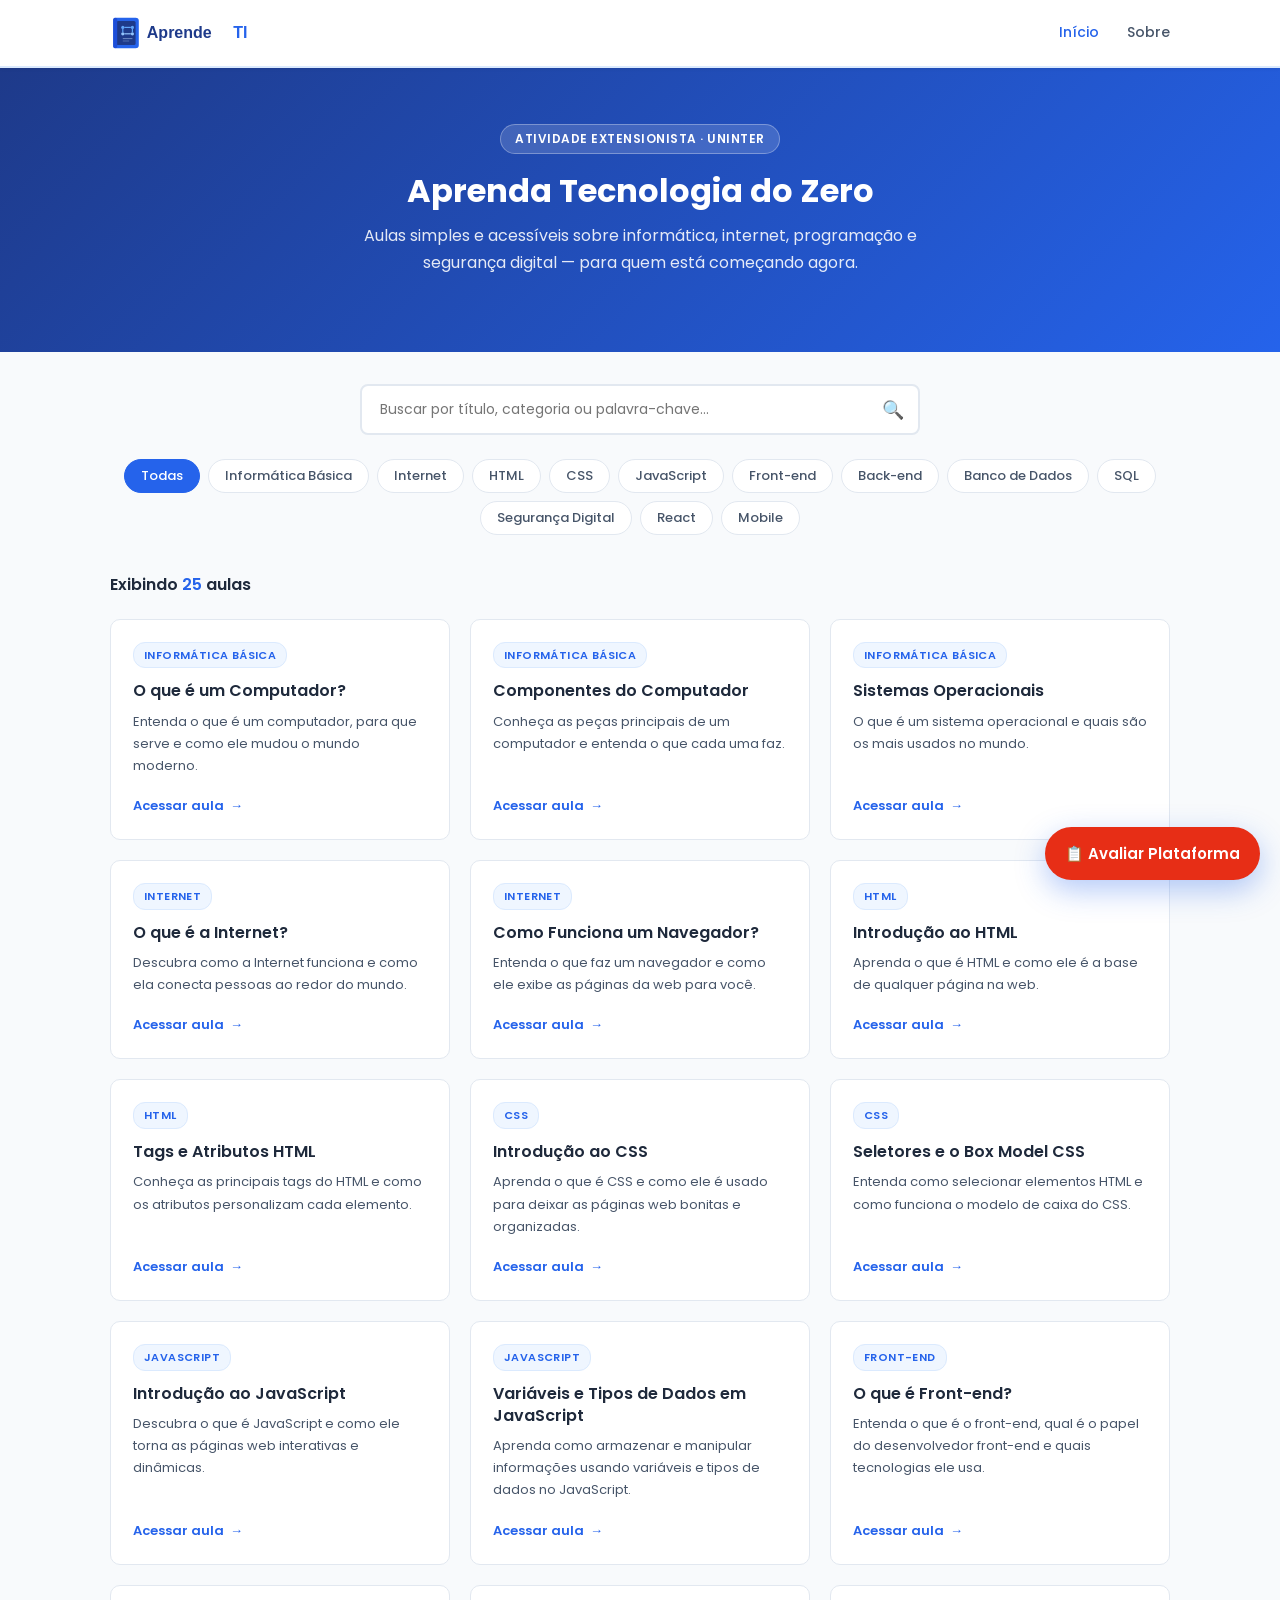
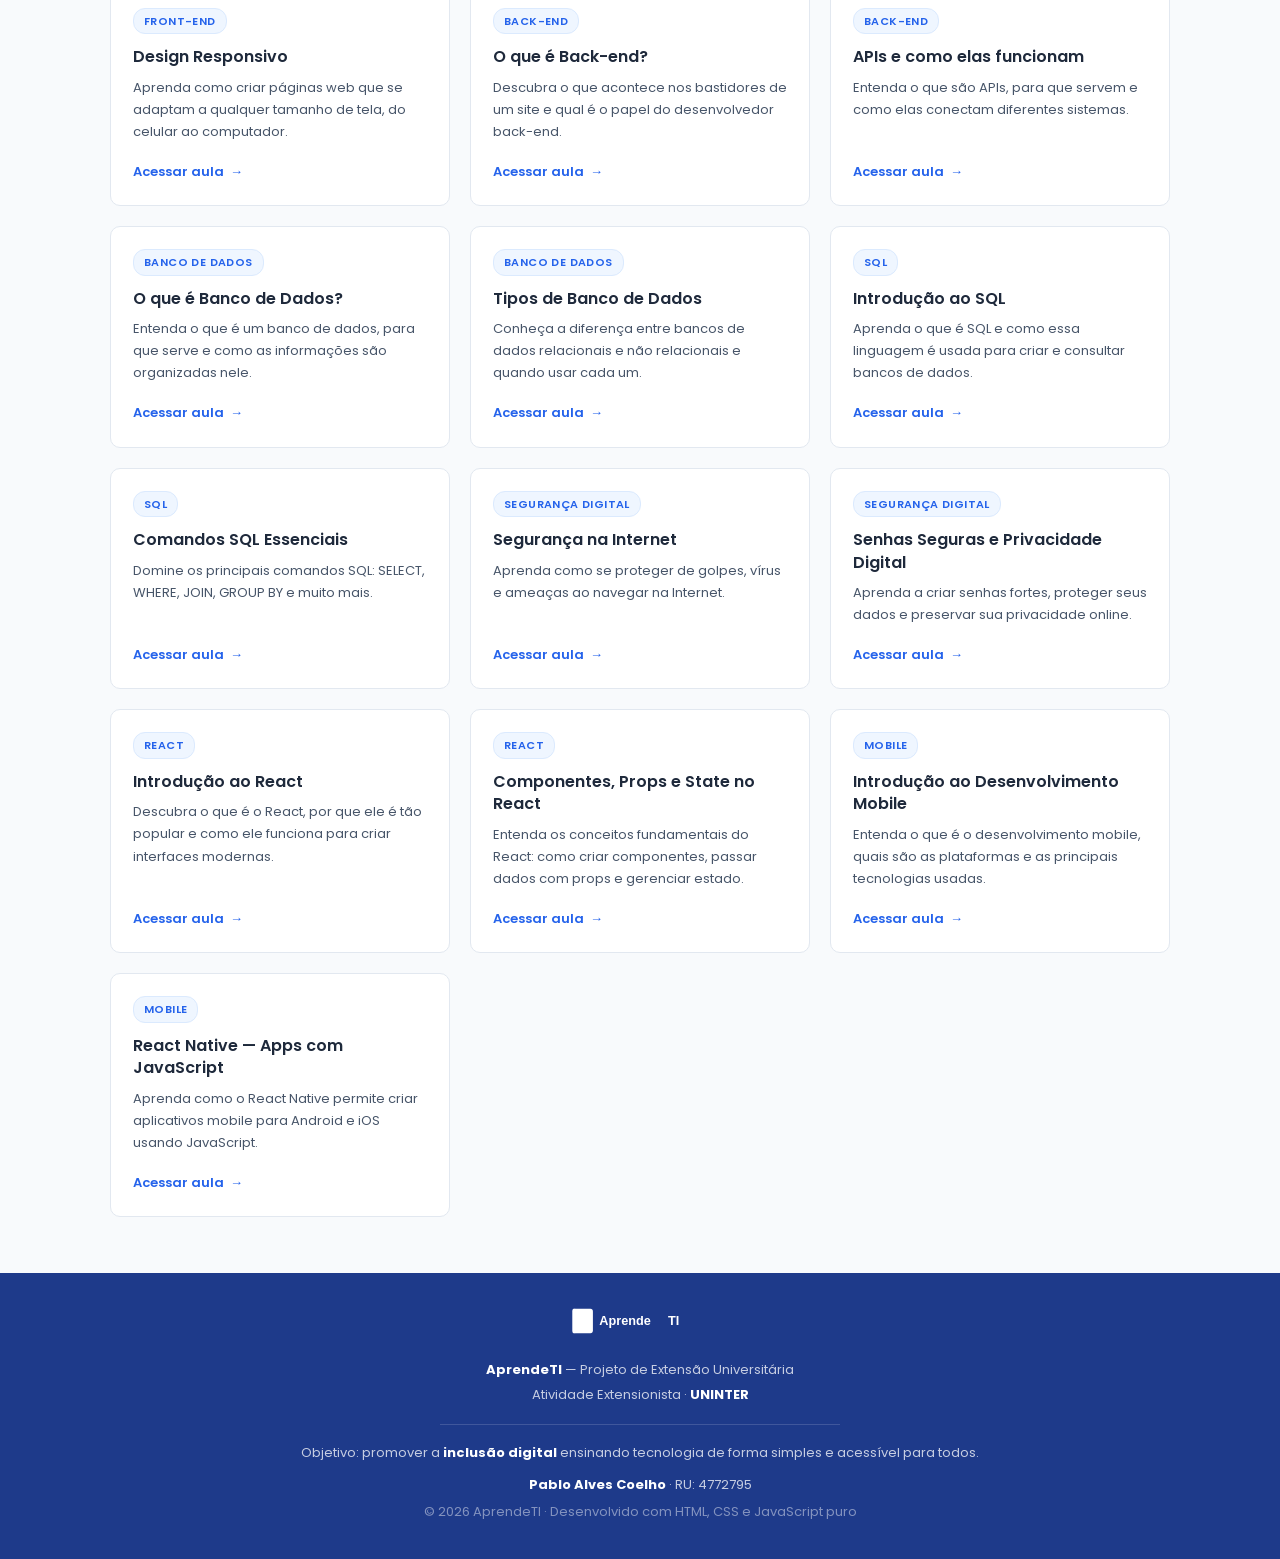
<file: index.html>
<!DOCTYPE html>
<html lang="pt-BR">

<head>
  <meta charset="UTF-8">
  <meta name="viewport" content="width=device-width, initial-scale=1.0">
  <meta name="description"
    content="AprendeTI — Aprenda tecnologia do zero com aulas simples e acessíveis. Projeto extensionista UNINTER de inclusão digital.">
  <meta name="keywords"
    content="aprender tecnologia, informática básica, HTML, CSS, JavaScript, inclusão digital, UNINTER">
  <title>AprendeTI — Aprenda Tecnologia do Zero</title>
  <link rel="icon" href="img/logo.svg" type="image/svg+xml">
  <link rel="stylesheet" href="css/style.css">
</head>
<a href="https://docs.google.com/forms/d/e/1FAIpQLSfQOJlGeqSptyxJRPq0qhzOfAYZq3FtPLWrbOe19mO7p5gmSQ/viewform"
  class="feedback-btn" target="_blank" rel="noopener noreferrer" aria-label="Avaliar a plataforma AprendeTI">
  📋 Avaliar Plataforma
</a>

<body>

  <!-- CABEÇALHO -->
  <header class="site-header">
    <div class="container header-inner">
      <a href="index.html" class="logo-link" id="logo-home">
        <img src="img/logo.svg" alt="AprendeTI Logo">
      </a>
      <nav class="site-nav" aria-label="Navegação principal">
        <a href="index.html" class="active" id="nav-inicio">Início</a>
        <a href="#sobre" id="nav-sobre">Sobre</a>
      </nav>
    </div>
  </header>

  <!-- BANNER HERO -->
  <section class="hero" id="inicio">
    <div class="container">
      <span class="hero-badge">Atividade Extensionista · UNINTER</span>
      <h1>Aprenda Tecnologia do Zero</h1>
      <p>
        Aulas simples e acessíveis sobre informática, internet, programação
        e segurança digital — para quem está começando agora.
      </p>
    </div>
  </section>

  <!-- BUSCA E FILTROS -->
  <section class="search-section">
    <div class="container">
      <div class="search-wrapper">
        <label for="campo-busca" class="sr-only" style="position:absolute;width:1px;height:1px;overflow:hidden">Buscar
          aulas</label>
        <input type="search" id="campo-busca" placeholder="Buscar por título, categoria ou palavra-chave..."
          autocomplete="off">
        <span class="search-icon" aria-hidden="true">🔍</span>
      </div>

      <!-- Botões de categoria gerados pelo JS -->
      <div class="filter-bar" id="filter-bar" role="group" aria-label="Filtrar por categoria"></div>
    </div>
  </section>

  <!-- GRID DE CARDS -->
  <main class="cards-section">
    <div class="container">
      <p class="section-title" id="result-count">Carregando aulas…</p>
      <div class="cards-grid" id="cards-grid" role="list">
        <!-- Cards gerados pelo script.js -->
      </div>
    </div>
  </main>

  <!-- RODAPÉ -->
  <footer class="site-footer" id="sobre">
    <div class="container">
      <img src="img/logo.svg" alt="AprendeTI" class="footer-logo">
      <p>
        <strong>AprendeTI</strong> — Projeto de Extensão Universitária
      </p>
      <p>Atividade Extensionista · <strong>UNINTER</strong></p>
      <hr class="footer-divider">
      <p id="contato">
        Objetivo: promover a <strong>inclusão digital</strong> ensinando tecnologia
        de forma simples e acessível para todos.
      </p>
      <p style="margin-top:12px;">
        <strong>Pablo Alves Coelho</strong> · RU: 4772795
      </p>
      <p style="margin-top:6px; opacity:.6;">
        &copy; <span id="ano-rodape"></span> AprendeTI · Desenvolvido com HTML, CSS e JavaScript puro
      </p>
    </div>
  </footer>

  <script src="js/script.js"></script>
  <script>
    document.getElementById('ano-rodape').textContent = new Date().getFullYear();
  </script>
</body>

</html>
</file>
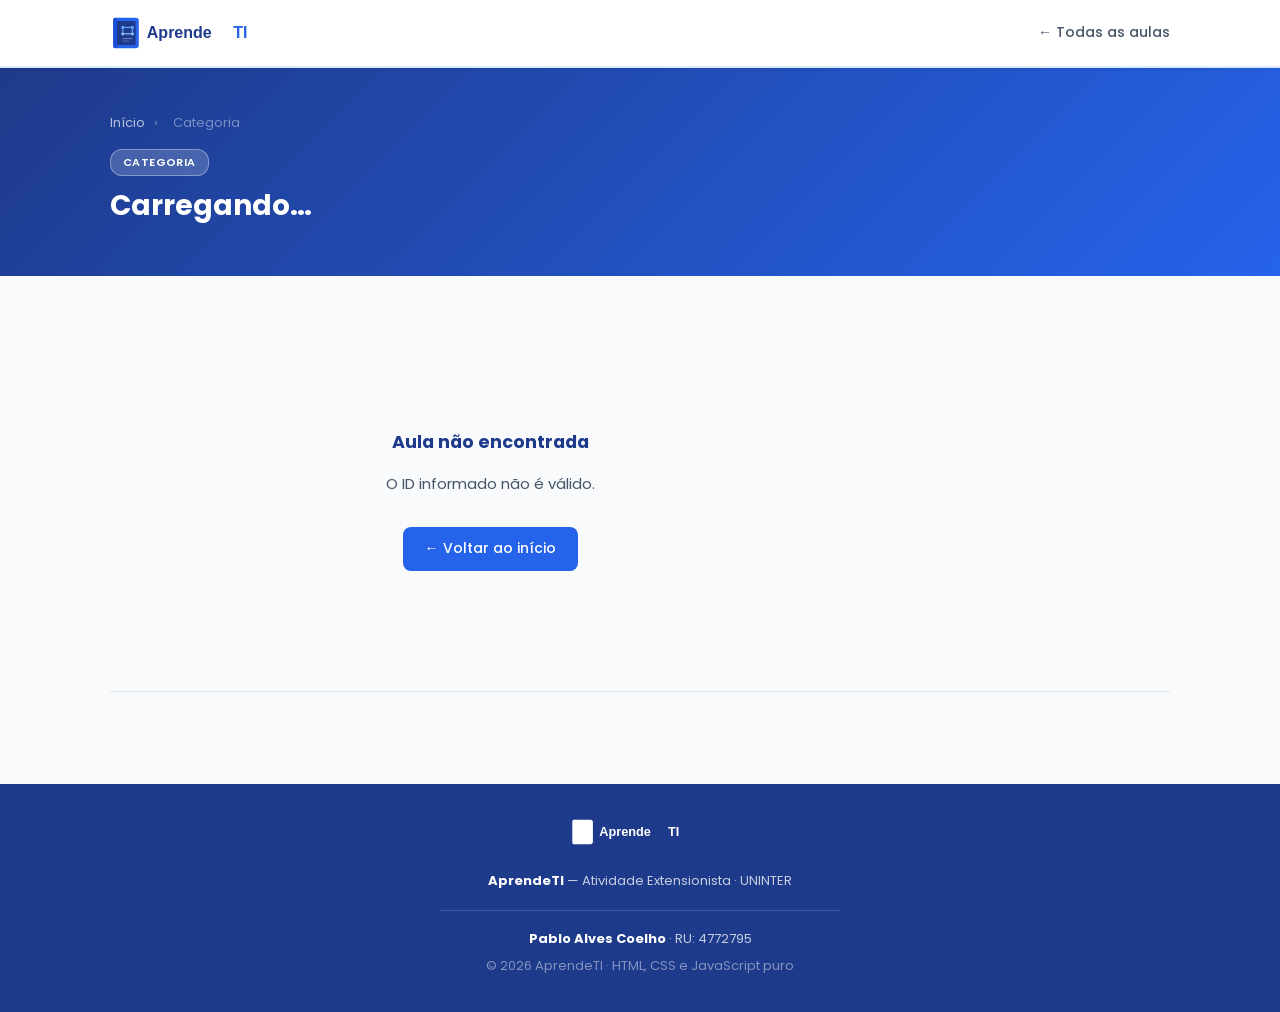
<file: aula.html>
<!DOCTYPE html>
<html lang="pt-BR">
<head>
  <meta charset="UTF-8">
  <meta name="viewport" content="width=device-width, initial-scale=1.0">
  <meta name="description" content="Aula AprendeTI">
  <title>Carregando… — AprendeTI</title>
  <link rel="icon" href="img/logo.svg" type="image/svg+xml">
  <link rel="stylesheet" href="css/style.css">
</head>
<body>

  <!-- CABEÇALHO -->
  <header class="site-header">
    <div class="container header-inner">
      <a href="index.html" class="logo-link" id="logo-home-aula">
        <img src="img/logo.svg" alt="AprendeTI Logo">
      </a>
      <nav class="site-nav" aria-label="Navegação principal">
        <a href="index.html" id="nav-inicio-aula">← Todas as aulas</a>
      </nav>
    </div>
  </header>

  <!-- CABEÇALHO DA AULA -->
  <div class="aula-header">
    <div class="container">
      <!-- Breadcrumb -->
      <nav class="aula-breadcrumb" aria-label="Caminho">
        <a href="index.html" id="breadcrumb-inicio">Início</a>
        <span aria-hidden="true">›</span>
        <span id="aula-breadcrumb-categoria">Categoria</span>
      </nav>

      <span class="aula-category-badge" id="aula-categoria-badge">Categoria</span>
      <h1 class="aula-title" id="aula-titulo">Carregando…</h1>
      <p class="aula-desc" id="aula-desc"></p>

      <!-- Palavras-chave -->
      <div class="keywords-bar" id="keywords-bar"></div>
    </div>
  </div>

  <!-- CORPO DA AULA -->
  <main class="aula-body">
    <div class="container">
      <article class="aula-content" id="aula-conteudo">
        <p>Carregando conteúdo…</p>
      </article>

      <!-- Navegação entre aulas -->
      <nav class="lesson-nav" id="lesson-nav" aria-label="Navegar entre aulas"></nav>
    </div>
  </main>

  <!-- RODAPÉ -->
  <footer class="site-footer">
    <div class="container">
      <img src="img/logo.svg" alt="AprendeTI" class="footer-logo">
      <p><strong>AprendeTI</strong> — Atividade Extensionista · UNINTER</p>
      <hr class="footer-divider">
      <p>
        <strong>Pablo Alves Coelho</strong> · RU: 4772795
      </p>
      <p style="margin-top:6px; opacity:.6">
        &copy; <span id="ano-rodape-aula"></span> AprendeTI · HTML, CSS e JavaScript puro
      </p>
    </div>
  </footer>

  <script src="js/aula.js"></script>
  <script>
    document.getElementById('ano-rodape-aula').textContent = new Date().getFullYear();
  </script>
</body>
</html>
</file>
<file: css/style.css>
/* ===================================================
   AprendeTI — style.css
   Atividade Extensionista UNINTER
   =================================================== */

/* Import Poppins from Google Fonts */
@import url('https://fonts.googleapis.com/css2?family=Poppins:wght@300;400;500;600;700&display=swap');

/* ---- Reset & Base ---- */
*,
*::before,
*::after {
  box-sizing: border-box;
  margin: 0;
  padding: 0;
}

:root {
  --blue-primary: #2563EB;
  --blue-dark: #1E3A8A;
  --blue-light: #DBEAFE;
  --blue-mid: #3B82F6;
  --blue-soft: #EFF6FF;
  --text-dark: #1E293B;
  --text-body: #475569;
  --text-muted: #94A3B8;
  --bg: #F8FAFC;
  --white: #FFFFFF;
  --border: #E2E8F0;
  --shadow-sm: 0 1px 3px rgba(0, 0, 0, .08);
  --shadow-md: 0 4px 12px rgba(37, 99, 235, .12);
  --radius: 10px;
}

html {
  scroll-behavior: smooth;
}

body {
  font-family: 'Poppins', sans-serif;
  background-color: var(--bg);
  color: var(--text-body);
  font-size: 15px;
  line-height: 1.7;
  min-height: 100vh;
  display: flex;
  flex-direction: column;
}

a {
  color: var(--blue-primary);
  text-decoration: none;
}

a:hover {
  text-decoration: underline;
}

img {
  max-width: 100%;
  height: auto;
}

/* ---- Layout container ---- */
.container {
  width: 100%;
  max-width: 1100px;
  margin: 0 auto;
  padding: 0 20px;
}

/* =============================================
   HEADER
   ============================================= */
.site-header {
  background: var(--white);
  border-bottom: 2px solid var(--blue-light);
  position: sticky;
  top: 0;
  z-index: 100;
  box-shadow: var(--shadow-sm);
}

.header-inner {
  display: flex;
  align-items: center;
  justify-content: space-between;
  height: 66px;
}

.logo-link {
  display: flex;
  align-items: center;
  gap: 10px;
  text-decoration: none;
}

.logo-link img {
  height: 40px;
  width: auto;
}

.site-nav {
  display: flex;
  align-items: center;
  gap: 28px;
}

.site-nav a {
  color: var(--text-body);
  font-size: 14px;
  font-weight: 500;
  transition: color .2s;
}

.site-nav a:hover {
  color: var(--blue-primary);
  text-decoration: none;
}

.site-nav a.active {
  color: var(--blue-primary);
}

/* =============================================
   HERO BANNER
   ============================================= */
.hero {
  background: linear-gradient(135deg, var(--blue-dark) 0%, var(--blue-primary) 100%);
  color: var(--white);
  padding: 56px 0 48px;
  text-align: center;
}

.hero h1 {
  font-size: 2rem;
  font-weight: 700;
  margin-bottom: 10px;
  line-height: 1.3;
}

.hero p {
  font-size: 1rem;
  opacity: .88;
  max-width: 560px;
  margin: 0 auto 28px;
}

.hero-badge {
  display: inline-block;
  background: rgba(255, 255, 255, .15);
  border: 1px solid rgba(255, 255, 255, .3);
  color: var(--white);
  font-size: 12px;
  font-weight: 600;
  letter-spacing: .5px;
  text-transform: uppercase;
  padding: 4px 14px;
  border-radius: 20px;
  margin-bottom: 16px;
}

/* =============================================
   SEARCH BAR
   ============================================= */
.search-section {
  padding: 32px 0 8px;
}

.search-wrapper {
  position: relative;
  max-width: 560px;
  margin: 0 auto 20px;
}

.search-wrapper input {
  width: 100%;
  padding: 13px 48px 13px 18px;
  border: 2px solid var(--border);
  border-radius: 8px;
  font-family: 'Poppins', sans-serif;
  font-size: 14px;
  color: var(--text-dark);
  background: var(--white);
  transition: border-color .2s;
  outline: none;
}

.search-wrapper input:focus {
  border-color: var(--blue-primary);
}

.search-icon {
  position: absolute;
  right: 16px;
  top: 50%;
  transform: translateY(-50%);
  color: var(--text-muted);
  font-size: 18px;
  pointer-events: none;
}

/* ---- Category filters ---- */
.filter-bar {
  display: flex;
  flex-wrap: wrap;
  gap: 8px;
  justify-content: center;
  padding: 4px 0 20px;
}

.filter-btn {
  background: var(--white);
  border: 1.5px solid var(--border);
  color: var(--text-body);
  padding: 6px 16px;
  border-radius: 20px;
  font-family: 'Poppins', sans-serif;
  font-size: 13px;
  font-weight: 500;
  cursor: pointer;
  transition: all .18s;
}

.filter-btn:hover {
  border-color: var(--blue-primary);
  color: var(--blue-primary);
}

.filter-btn.active {
  background: var(--blue-primary);
  border-color: var(--blue-primary);
  color: var(--white);
}

/* =============================================
   CARDS GRID
   ============================================= */
.cards-section {
  padding: 8px 0 56px;
}

.section-title {
  font-size: 1rem;
  font-weight: 600;
  color: var(--text-dark);
  margin-bottom: 20px;
}

.section-title span {
  color: var(--blue-primary);
}

.cards-grid {
  display: grid;
  grid-template-columns: repeat(auto-fill, minmax(300px, 1fr));
  gap: 20px;
}

.card {
  background: var(--white);
  border: 1px solid var(--border);
  border-radius: var(--radius);
  padding: 22px;
  display: flex;
  flex-direction: column;
  transition: box-shadow .2s, transform .2s;
  cursor: pointer;
}

.card:hover {
  box-shadow: var(--shadow-md);
  transform: translateY(-3px);
}

.card-category {
  display: inline-block;
  font-size: 11px;
  font-weight: 600;
  letter-spacing: .4px;
  text-transform: uppercase;
  color: var(--blue-primary);
  background: var(--blue-soft);
  border: 1px solid var(--blue-light);
  padding: 3px 10px;
  border-radius: 12px;
  margin-bottom: 12px;
  width: fit-content;
}

.card-title {
  font-size: 1rem;
  font-weight: 600;
  color: var(--text-dark);
  margin-bottom: 8px;
  line-height: 1.4;
}

.card-desc {
  font-size: 13px;
  color: var(--text-body);
  flex: 1;
  margin-bottom: 18px;
}

.card-link {
  display: inline-flex;
  align-items: center;
  gap: 6px;
  color: var(--blue-primary);
  font-size: 13px;
  font-weight: 600;
  text-decoration: none;
  transition: gap .15s;
}

.card-link:hover {
  gap: 10px;
  text-decoration: none;
}

.card-link::after {
  content: '→';
}

/* No results */
.no-results {
  grid-column: 1 / -1;
  text-align: center;
  padding: 60px 20px;
  color: var(--text-muted);
}

.no-results h3 {
  font-size: 1.1rem;
  margin-bottom: 6px;
  color: var(--text-body);
}

/* =============================================
   FOOTER
   ============================================= */
.site-footer {
  margin-top: auto;
  background: var(--blue-dark);
  color: rgba(255, 255, 255, .75);
  padding: 32px 0;
  text-align: center;
  font-size: 13px;
}

.site-footer .footer-logo {
  height: 32px;
  margin-bottom: 12px;
  /* Invert to white */
  filter: brightness(0) invert(1);
}

.site-footer p {
  margin: 4px 0;
  line-height: 1.6;
}

.site-footer strong {
  color: var(--white);
}

.footer-divider {
  border: none;
  border-top: 1px solid rgba(255, 255, 255, .15);
  margin: 18px auto;
  max-width: 400px;
}

/* =============================================
   AULA PAGE
   ============================================= */
.aula-header {
  background: linear-gradient(135deg, var(--blue-dark) 0%, var(--blue-primary) 100%);
  color: var(--white);
  padding: 44px 0 36px;
}

.aula-breadcrumb {
  font-size: 13px;
  opacity: .8;
  margin-bottom: 14px;
}

.aula-breadcrumb a {
  color: rgba(255, 255, 255, .85);
  text-decoration: none;
}

.aula-breadcrumb a:hover {
  text-decoration: underline;
}

.aula-breadcrumb span {
  margin: 0 6px;
  opacity: .5;
}

.aula-category-badge {
  display: inline-block;
  background: rgba(255, 255, 255, .18);
  border: 1px solid rgba(255, 255, 255, .35);
  color: var(--white);
  font-size: 11px;
  font-weight: 600;
  letter-spacing: .4px;
  text-transform: uppercase;
  padding: 3px 12px;
  border-radius: 12px;
  margin-bottom: 12px;
}

.aula-title {
  font-size: 1.75rem;
  font-weight: 700;
  line-height: 1.3;
  max-width: 720px;
}

.aula-desc {
  margin-top: 10px;
  font-size: .95rem;
  opacity: .88;
  max-width: 680px;
}

/* ---- Keywords ---- */
.keywords-bar {
  display: flex;
  flex-wrap: wrap;
  gap: 8px;
  margin: 16px 0 0;
}

.keyword-tag {
  background: rgba(255, 255, 255, .15);
  border: 1px solid rgba(255, 255, 255, .25);
  color: rgba(255, 255, 255, .9);
  font-size: 12px;
  padding: 2px 10px;
  border-radius: 10px;
}

/* ---- Lesson content area ---- */
.aula-body {
  padding: 44px 0 64px;
}

.aula-content {
  max-width: 760px;
}

.aula-content h2 {
  font-size: 1.1rem;
  color: var(--blue-dark);
  margin: 28px 0 8px;
}

.aula-content p {
  color: var(--text-body);
  margin-bottom: 14px;
  line-height: 1.8;
}

.aula-content pre,
.aula-content code {
  font-family: 'Courier New', Courier, monospace;
  background: #F1F5F9;
  color: #1E293B;
  border-radius: 6px;
  font-size: 13px;
}

.aula-content pre {
  padding: 16px 18px;
  overflow-x: auto;
  border-left: 3px solid var(--blue-primary);
  margin: 12px 0 18px;
  white-space: pre-wrap;
  word-break: break-word;
}

.aula-content code {
  padding: 1px 6px;
}

.aula-content ul,
.aula-content ol {
  padding-left: 24px;
  margin-bottom: 14px;
}

.aula-content li {
  margin-bottom: 5px;
  color: var(--text-body);
}

/* ---- Navigation between lessons ---- */
.lesson-nav {
  display: flex;
  gap: 16px;
  margin-top: 40px;
  padding-top: 28px;
  border-top: 1px solid var(--border);
  flex-wrap: wrap;
}

.lesson-nav-btn {
  display: inline-flex;
  align-items: center;
  gap: 8px;
  padding: 10px 22px;
  border-radius: 8px;
  font-family: 'Poppins', sans-serif;
  font-size: 14px;
  font-weight: 500;
  cursor: pointer;
  border: none;
  transition: all .18s;
  text-decoration: none;
}

.lesson-nav-btn.primary {
  background: var(--blue-primary);
  color: var(--white);
}

.lesson-nav-btn.primary:hover {
  background: var(--blue-dark);
  text-decoration: none;
}

.lesson-nav-btn.secondary {
  background: var(--white);
  color: var(--blue-primary);
  border: 1.5px solid var(--blue-primary);
}

.lesson-nav-btn.secondary:hover {
  background: var(--blue-soft);
  text-decoration: none;
}

/* ---- Error state ---- */
.error-state {
  padding: 80px 0;
  text-align: center;
}

.error-state h2 {
  color: var(--blue-dark);
  margin-bottom: 12px;
}

/* =============================================
   RESPONSIVE
   ============================================= */
@media (max-width: 768px) {
  .hero h1 {
    font-size: 1.5rem;
  }

  .hero p {
    font-size: .9rem;
  }

  .aula-title {
    font-size: 1.35rem;
  }

  .site-nav {
    gap: 16px;
  }

  .cards-grid {
    grid-template-columns: 1fr;
  }

  .lesson-nav {
    flex-direction: column;
  }
}

@media (max-width: 480px) {
  .header-inner {
    height: 56px;
  }

  .logo-link img {
    height: 32px;
  }

  .site-nav {
    gap: 12px;
  }

  .site-nav a {
    font-size: 13px;
  }

  .hero {
    padding: 36px 0 30px;
  }
}

/* =============================================
   BOTÃO DE AVALIAÇÃO
   ============================================= */

.feedback-btn {
  position: fixed;
  right: 20px;
  bottom: 20px;
  z-index: 9999;

  display: flex;
  align-items: center;
  gap: 8px;

  padding: 14px 20px;
  border-radius: 999px;

  background: #e72e16;
  color: #fff;
  text-decoration: none;
  font-weight: 600;

  box-shadow: 0 10px 30px rgba(37, 99, 235, .35);
  transition: .25s ease;
}

.feedback-btn:hover {
  background: #ec1809;
  transform: translateY(-3px);
}

@media (max-width:768px) {
  .feedback-btn {
    right: 14px;
    bottom: 14px;
    padding: 12px 16px;
    font-size: .9rem;
  }
}
</file>
